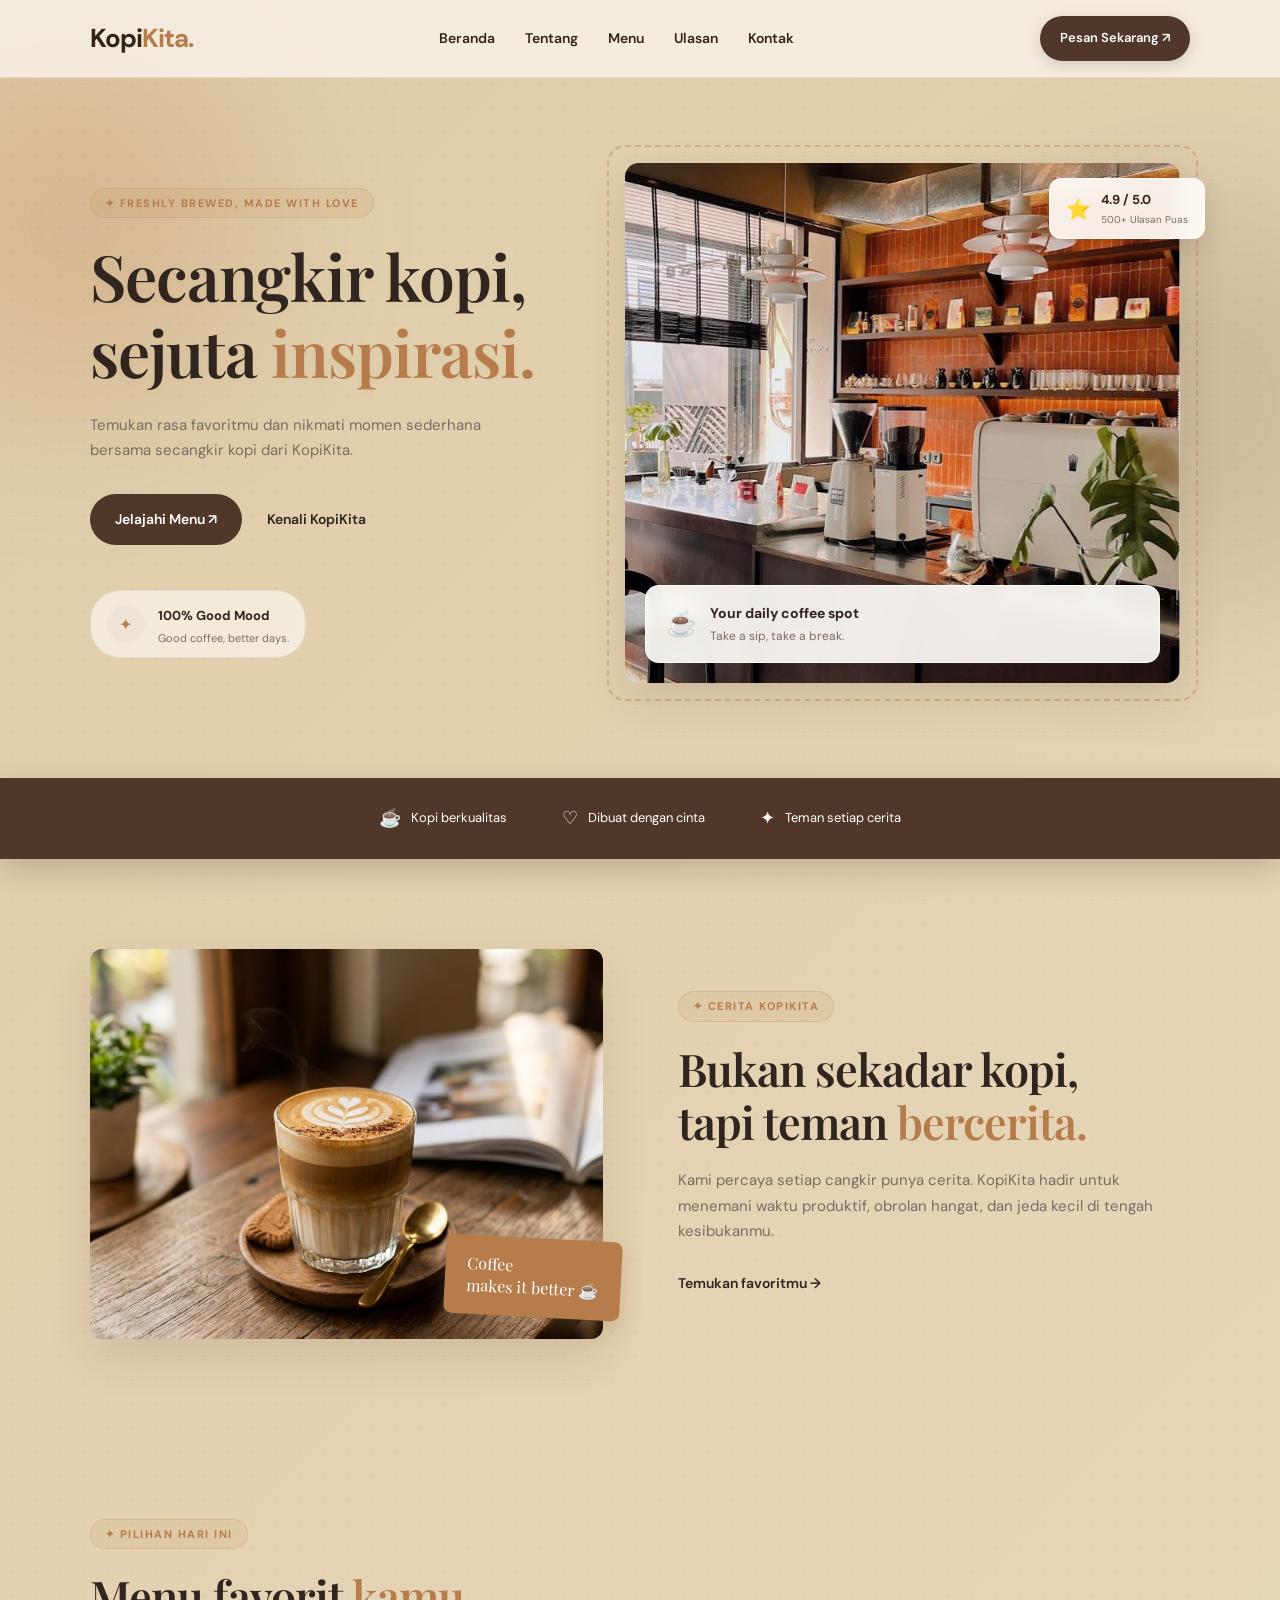
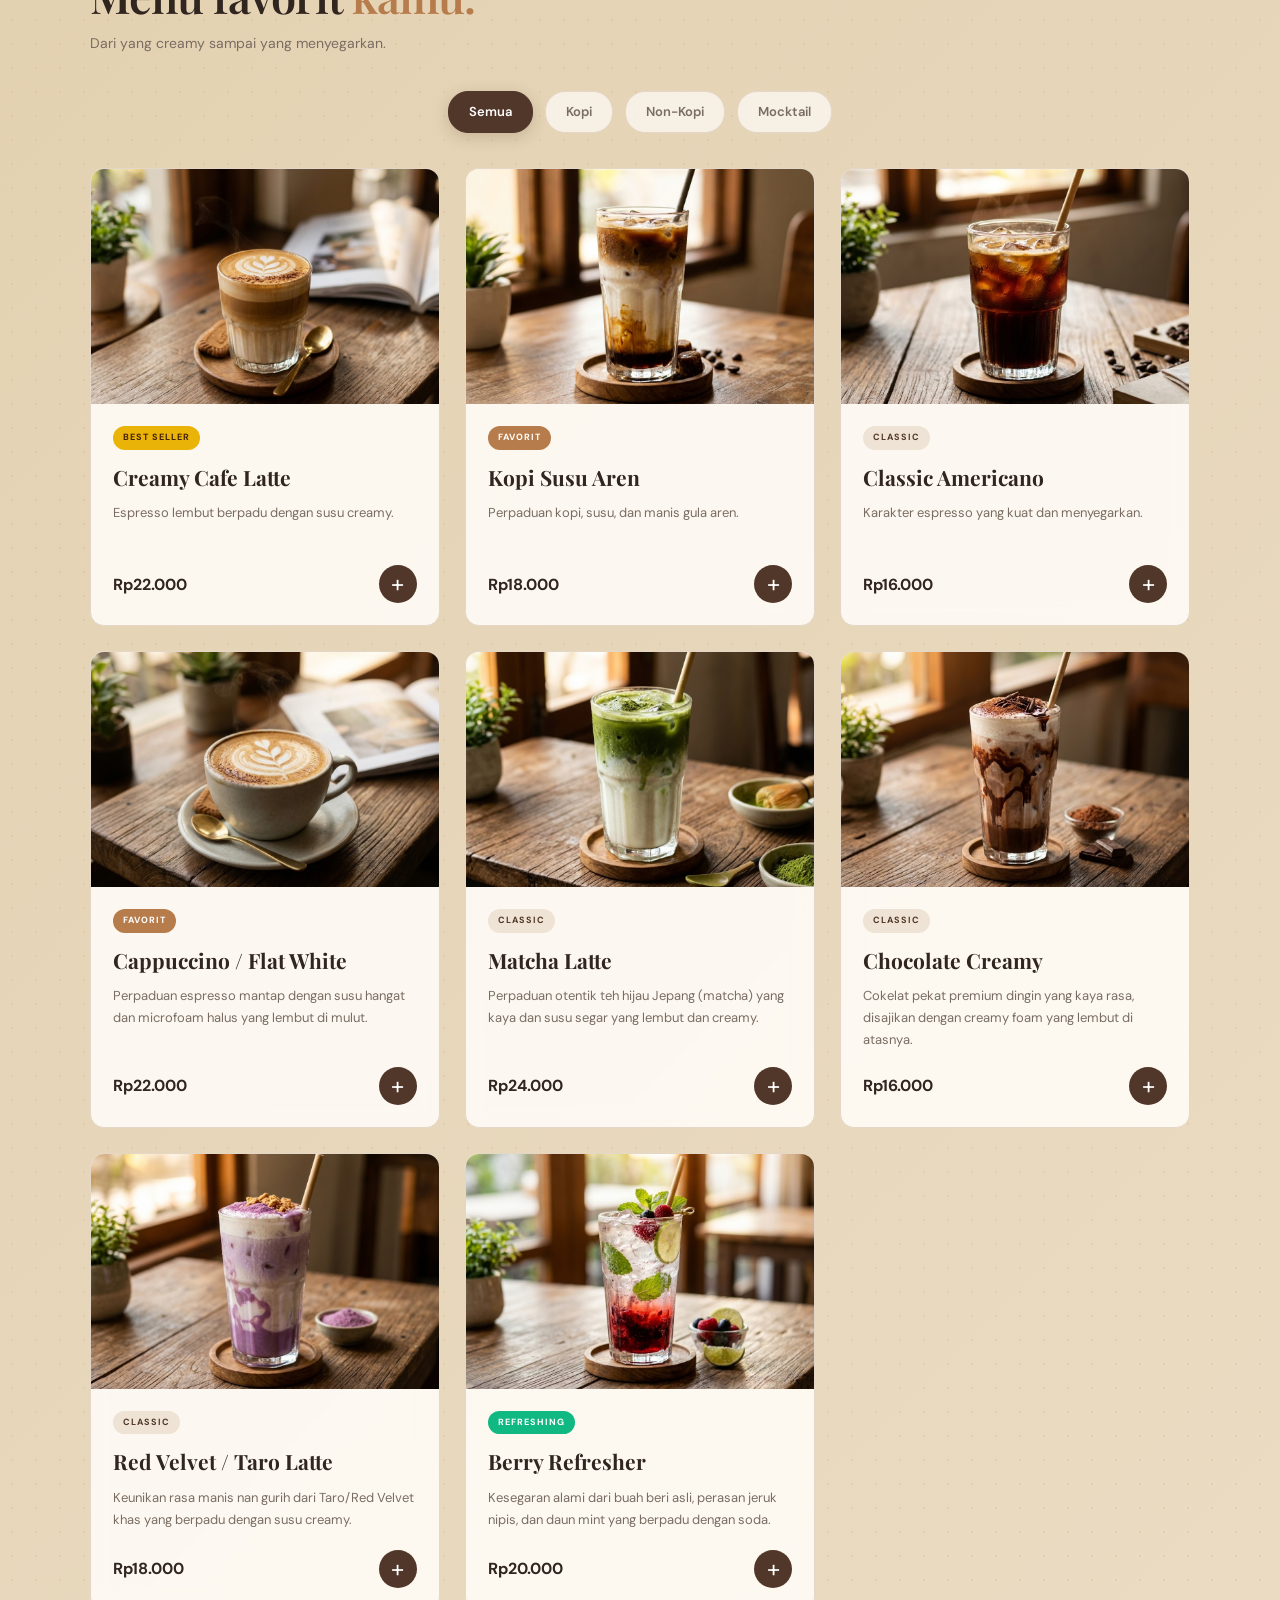
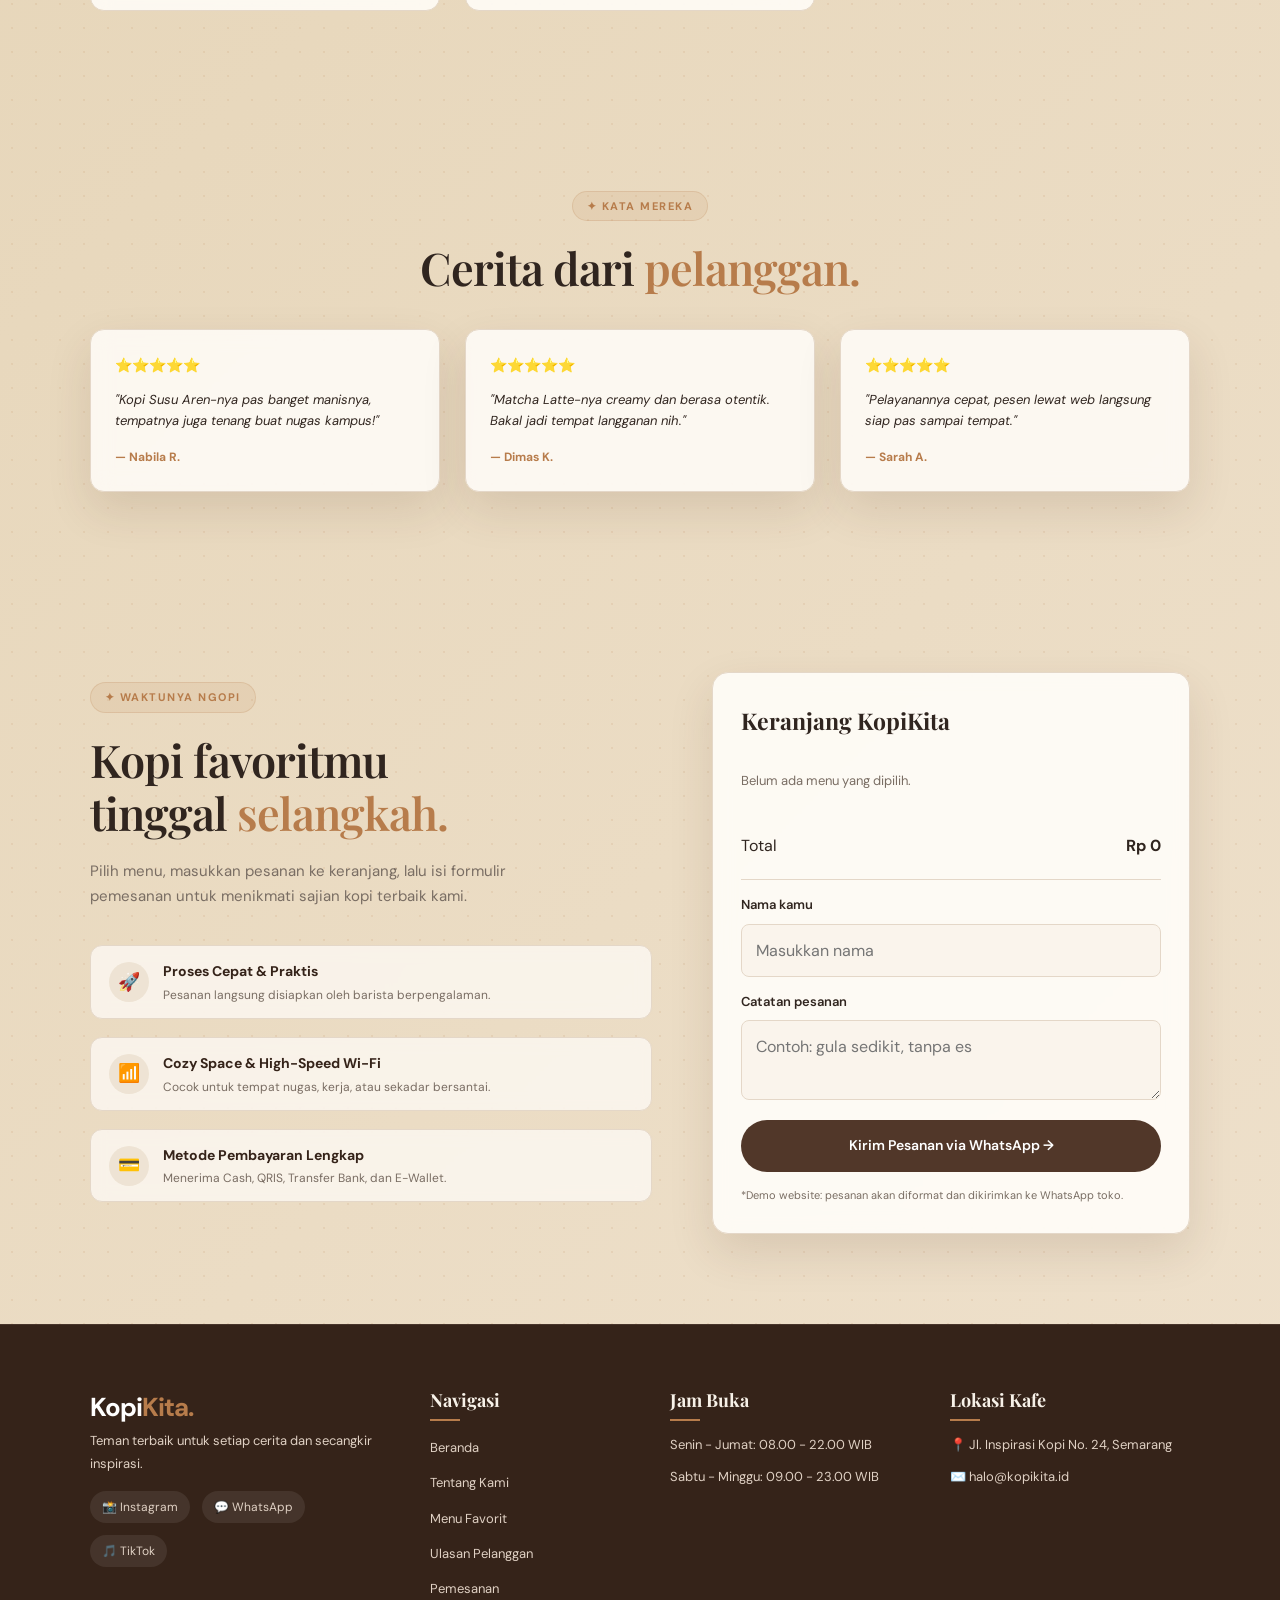
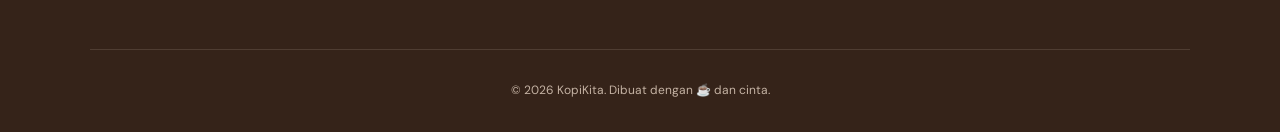
<file: HTML/index.html>
<!DOCTYPE html>
<html lang="id">
<head>
    <meta charset="UTF-8">
    <meta name="viewport" content="width=device-width, initial-scale=1.0">
    <title>KopiKita | Coffee & Good Mood</title>
    <link rel="stylesheet" href="../CSS/style.css">
    <script src="../JS/script.js" defer></script>
</head>
<body>

    <header class="navbar">
        <a href="#beranda" class="logo">Kopi<span>Kita.</span></a>

        <button class="menu-toggle" id="menuToggle" aria-label="Buka navigasi">
            ☰
        </button>

        <nav id="navMenu">
            <a href="#beranda">Beranda</a>
            <a href="#tentang">Tentang</a>
            <a href="#menu">Menu</a>
            <a href="#ulasan">Ulasan</a>
            <a href="#kontak">Kontak</a>
        </nav>

        <a href="#menu" class="nav-button">Pesan Sekarang ↗</a>
    </header>

    <main>
        <!-- HERO SECTION -->
        <section class="hero" id="beranda">
            <div class="hero-content">
                <p class="eyebrow">✦ FRESHLY BREWED, MADE WITH LOVE</p>
                <h1>Secangkir kopi,<br>sejuta <span>inspirasi.</span></h1>
                <p class="hero-description">
                    Temukan rasa favoritmu dan nikmati momen sederhana
                    bersama secangkir kopi dari KopiKita.
                </p>

                <div class="hero-actions">
                    <a href="#menu" class="button button-dark">Jelajahi Menu ↗</a>
                    <a href="#tentang" class="text-link">Kenali KopiKita</a>
                </div>

                <div class="hero-note">
                    <span class="note-icon">✦</span>
                    <div>
                        <strong>100% Good Mood</strong>
                        <p>Good coffee, better days.</p>
                    </div>
                </div>
            </div>

            <div class="hero-image-wrap">
                <img
                    src="../Image/image1.jpg"
                    alt="Suasana hangat di dalam kafe KopiKita"
                    class="hero-image"
                    onerror="this.onerror=null;this.src='../Image/menu1.jpg';"
                >
                
                <div class="floating-badge badge-top">
                    <span>⭐</span>
                    <div>
                        <strong>4.9 / 5.0</strong>
                        <small>500+ Ulasan Puas</small>
                    </div>
                </div>

                <div class="image-label">
                    <span>☕</span>
                    <div>
                        <strong>Your daily coffee spot</strong>
                        <small>Take a sip, take a break.</small>
                    </div>
                </div>
            </div>
        </section>

        <!-- BENEFITS BAR -->
        <section class="benefits">
            <div>☕ <span>Kopi berkualitas</span></div>
            <div>♡ <span>Dibuat dengan cinta</span></div>
            <div>✦ <span>Teman setiap cerita</span></div>
        </section>

        <!-- ABOUT SECTION -->
        <section class="about section" id="tentang">
            <div class="about-image">
                <img
                    src="../Image/image2.jpg"
                    alt="Kopi latte dengan latte art"
                >
                <span class="image-sticker">Coffee<br>makes it better ☕</span>
            </div>

            <div class="about-content">
                <p class="eyebrow">✦ CERITA KOPIKITA</p>
                <h2>Bukan sekadar kopi,<br>tapi teman <span>bercerita.</span></h2>
                <p>
                    Kami percaya setiap cangkir punya cerita. KopiKita hadir
                    untuk menemani waktu produktif, obrolan hangat, dan jeda
                    kecil di tengah kesibukanmu.
                </p>
                <a href="#menu" class="text-link">Temukan favoritmu →</a>
            </div>
        </section>

        <!-- MENU SECTION WITH FILTER -->
        <section class="menu-section section" id="menu">
            <div class="section-heading">
                <div>
                    <p class="eyebrow">✦ PILIHAN HARI INI</p>
                    <h2>Menu favorit <span>kamu.</span></h2>
                    <p>Dari yang creamy sampai yang menyegarkan.</p>
                </div>
            </div>

            <!-- FILTER KATEGORI MENU -->
            <div class="category-filter">
                <button class="filter-btn active" data-category="all">Semua</button>
                <button class="filter-btn" data-category="coffee">Kopi</button>
                <button class="filter-btn" data-category="non-coffee">Non-Kopi</button>
                <button class="filter-btn" data-category="mocktail">Mocktail</button>
            </div>

            <div class="menu-grid">
                <article class="menu-card" data-category="coffee">
                    <img src="../Image/image2.jpg" alt="Creamy Cafe Latte" class="menu-image">
                    <div class="menu-info">
                        <span class="menu-tag tag-bestseller">BEST SELLER</span>
                        <h3>Creamy Cafe Latte</h3>
                        <p>Espresso lembut berpadu dengan susu creamy.</p>
                        <div class="menu-bottom">
                            <strong>Rp22.000</strong>
                            <button class="add-button" data-name="Creamy Cafe Latte" data-price="22000">+</button>
                        </div>
                    </div>
                </article>

                <article class="menu-card" data-category="coffee">
                    <img src="../Image/image3.jpg" alt="Kopi Susu Aren" class="menu-image">
                    <div class="menu-info">
                        <span class="menu-tag tag-favorit">FAVORIT</span>
                        <h3>Kopi Susu Aren</h3>
                        <p>Perpaduan kopi, susu, dan manis gula aren.</p>
                        <div class="menu-bottom">
                            <strong>Rp18.000</strong>
                            <button class="add-button" data-name="Kopi Susu Aren" data-price="18000">+</button>
                        </div>
                    </div>
                </article>

                <article class="menu-card" data-category="coffee">
                    <img src="../Image/image4.jpg" alt="Classic Americano" class="menu-image">
                    <div class="menu-info">
                        <span class="menu-tag">CLASSIC</span>
                        <h3>Classic Americano</h3>
                        <p>Karakter espresso yang kuat dan menyegarkan.</p>
                        <div class="menu-bottom">
                            <strong>Rp16.000</strong>
                            <button class="add-button" data-name="Classic Americano" data-price="16000">+</button>
                        </div>
                    </div>
                </article>
                
                <article class="menu-card" data-category="coffee">
                    <img src="../Image/image5.jpg" alt="Cappuccino / Flat White" class="menu-image">
                    <div class="menu-info">
                        <span class="menu-tag tag-favorit">FAVORIT</span>
                        <h3>Cappuccino / Flat White</h3>
                        <p>Perpaduan espresso mantap dengan susu hangat dan microfoam halus yang lembut di mulut.</p>
                        <div class="menu-bottom">
                            <strong>Rp22.000</strong>
                            <button class="add-button" data-name="Cappuccino / Flat White" data-price="22000">+</button>
                        </div>
                    </div>
                </article>

                <article class="menu-card" data-category="non-coffee">
                    <img src="../Image/image6.jpg" alt="Matcha Latte" class="menu-image">
                    <div class="menu-info">
                        <span class="menu-tag">CLASSIC</span>
                        <h3>Matcha Latte</h3>
                        <p>Perpaduan otentik teh hijau Jepang (matcha) yang kaya dan susu segar yang lembut dan creamy.</p>
                        <div class="menu-bottom">
                            <strong>Rp24.000</strong>
                            <button class="add-button" data-name="Matcha Latte" data-price="24000">+</button>
                        </div>
                    </div>
                </article>

                <article class="menu-card" data-category="non-coffee">
                    <img src="../Image/image7.jpg" alt="Chocolate Creamy" class="menu-image">
                    <div class="menu-info">
                        <span class="menu-tag">CLASSIC</span>
                        <h3>Chocolate Creamy</h3>
                        <p>Cokelat pekat premium dingin yang kaya rasa, disajikan dengan creamy foam yang lembut di atasnya.</p>
                        <div class="menu-bottom">
                            <strong>Rp16.000</strong>
                            <button class="add-button" data-name="Chocolate Creamy" data-price="16000">+</button>
                        </div>
                    </div>
                </article>

                <article class="menu-card" data-category="non-coffee">
                    <img src="../Image/image8.jpg" alt="Red Velvet / Taro Latte" class="menu-image">
                    <div class="menu-info">
                        <span class="menu-tag">CLASSIC</span>
                        <h3>Red Velvet / Taro Latte</h3>
                        <p>Keunikan rasa manis nan gurih dari Taro/Red Velvet khas yang berpadu dengan susu creamy.</p>
                        <div class="menu-bottom">
                            <strong>Rp18.000</strong>
                            <button class="add-button" data-name="Red Velvet / Taro Latte" data-price="18000">+</button>
                        </div>
                    </div>
                </article>

                <article class="menu-card" data-category="mocktail">
                    <img src="../Image/image9.jpg" alt="Berry Refresher" class="menu-image">
                    <div class="menu-info">
                        <span class="menu-tag tag-refreshing">REFRESHING</span>
                        <h3>Berry Refresher</h3>
                        <p>Kesegaran alami dari buah beri asli, perasan jeruk nipis, dan daun mint yang berpadu dengan soda.</p>
                        <div class="menu-bottom">
                            <strong>Rp20.000</strong>
                            <button class="add-button" data-name="Berry Refresher" data-price="20000">+</button>
                        </div>
                    </div>
                </article>
            </div>
        </section>

        <!-- CUSTOMER REVIEWS SECTION -->
        <section class="reviews-section section" id="ulasan">
            <div class="section-heading" style="text-align: center;">
                <p class="eyebrow">✦ KATA MEREKA</p>
                <h2>Cerita dari <span>pelanggan.</span></h2>
            </div>

            <div class="reviews-grid">
                <div class="review-card">
                    <div class="review-stars">⭐⭐⭐⭐⭐</div>
                    <p>"Kopi Susu Aren-nya pas banget manisnya, tempatnya juga tenang buat nugas kampus!"</p>
                    <strong>— Nabila R.</strong>
                </div>
                <div class="review-card">
                    <div class="review-stars">⭐⭐⭐⭐⭐</div>
                    <p>"Matcha Latte-nya creamy dan berasa otentik. Bakal jadi tempat langganan nih."</p>
                    <strong>— Dimas K.</strong>
                </div>
                <div class="review-card">
                    <div class="review-stars">⭐⭐⭐⭐⭐</div>
                    <p>"Pelayanannya cepat, pesen lewat web langsung siap pas sampai tempat."</p>
                    <strong>— Sarah A.</strong>
                </div>
            </div>
        </section>

        <!-- ORDER SECTION -->
        <section class="order-section section" id="kontak">
            <div class="order-copy">
                <p class="eyebrow">✦ WAKTUNYA NGOPI</p>
                <h2>Kopi favoritmu<br>tinggal <span>selangkah.</span></h2>
                <p>Pilih menu, masukkan pesanan ke keranjang, lalu isi formulir pemesanan untuk menikmati sajian kopi terbaik kami.</p>

                <div class="order-features">
                    <div class="feature-item">
                        <span class="feature-icon">🚀</span>
                        <div>
                            <strong>Proses Cepat & Praktis</strong>
                            <p>Pesanan langsung disiapkan oleh barista berpengalaman.</p>
                        </div>
                    </div>

                    <div class="feature-item">
                        <span class="feature-icon">📶</span>
                        <div>
                            <strong>Cozy Space & High-Speed Wi-Fi</strong>
                            <p>Cocok untuk tempat nugas, kerja, atau sekadar bersantai.</p>
                        </div>
                    </div>

                    <div class="feature-item">
                        <span class="feature-icon">💳</span>
                        <div>
                            <strong>Metode Pembayaran Lengkap</strong>
                            <p>Menerima Cash, QRIS, Transfer Bank, dan E-Wallet.</p>
                        </div>
                    </div>
                </div>
            </div>

            <div class="order-card">
                <h3>Keranjang KopiKita</h3>
                <div id="cartItems">
                    <p class="empty-cart">Belum ada menu yang dipilih.</p>
                </div>
                <div class="cart-total">
                    <span>Total</span>
                    <strong id="cartTotal">Rp0</strong>
                </div>

                <form id="orderForm">
                    <label for="customerName">Nama kamu</label>
                    <input type="text" id="customerName" placeholder="Masukkan nama" required>

                    <label for="customerNote">Catatan pesanan</label>
                    <textarea id="customerNote" placeholder="Contoh: gula sedikit, tanpa es"></textarea>

                    <button type="submit" class="button button-dark full-button">
                        Kirim Pesanan via WhatsApp →
                    </button>
                </form>
                <p class="demo-note">*Demo website: pesanan akan diformat dan dikirimkan ke WhatsApp toko.</p>
            </div>
        </section>
    </main>

    <!-- FOOTER MULTIKOLOM -->
    <footer class="footer">
        <div class="footer-container">
            <div class="footer-col">
                <a href="#beranda" class="logo">Kopi<span>Kita.</span></a>
                <p>Teman terbaik untuk setiap cerita dan secangkir inspirasi.</p>
                <div class="social-links">
                    <a href="#" aria-label="Instagram">📸 Instagram</a>
                    <a href="#" aria-label="WhatsApp">💬 WhatsApp</a>
                    <a href="#" aria-label="TikTok">🎵 TikTok</a>
                </div>
            </div>

            <div class="footer-col">
                <h4>Navigasi</h4>
                <ul>
                    <li><a href="#beranda">Beranda</a></li>
                    <li><a href="#tentang">Tentang Kami</a></li>
                    <li><a href="#menu">Menu Favorit</a></li>
                    <li><a href="#ulasan">Ulasan Pelanggan</a></li>
                    <li><a href="#kontak">Pemesanan</a></li>
                </ul>
            </div>

            <div class="footer-col">
                <h4>Jam Buka</h4>
                <p>Senin - Jumat: 08.00 - 22.00 WIB</p>
                <p>Sabtu - Minggu: 09.00 - 23.00 WIB</p>
            </div>

            <div class="footer-col">
                <h4>Lokasi Kafe</h4>
                <p>📍 Jl. Inspirasi Kopi No. 24, Semarang</p>
                <p>✉️ halo@kopikita.id</p>
            </div>
        </div>

        <div class="footer-bottom">
            <small>© <span id="year"></span> KopiKita. Dibuat dengan ☕ dan cinta.</small>
        </div>
    </footer>

</body>
</html>
</file>
<file: CSS/style.css>
@import url('https://fonts.googleapis.com/css2?family=DM+Sans:wght@400;500;600;700&family=Playfair+Display:wght@500;600;700&display=swap');

:root {
    --cream: #f7f1e8;
    --cream-dark: #eee3d4;
    --brown: #513729;
    --brown-dark: #352319;
    --caramel: #b77c4b;
    --text: #30251f;
    --muted: #796d63;
    --white: #fffdf9;
    --border: #e4d7c8;
    --shadow: 0 18px 45px rgba(70, 45, 28, 0.12);
}

* {
    box-sizing: border-box;
    margin: 0;
    padding: 0;
}

html {
    scroll-behavior: smooth;
    scroll-padding-top: 90px;
}

/* BACKGROUND BERGERAK + TEKSTUR POLKADOT AESTHETIC */
body {
    font-family: 'DM Sans', sans-serif;
    color: var(--text);
    line-height: 1.7;
    background-color: #f7f1e8;
    background-image: 
        radial-gradient(rgba(183, 124, 75, 0.12) 1px, transparent 1px),
        linear-gradient(-45deg, #f7f1e8, #ebdcd0, #f4e8d9, #dfcca8);
    background-size: 24px 24px, 400% 400%;
    animation: gradientBG 10s ease infinite;
    position: relative;
    overflow-x: hidden;
}

@keyframes gradientBG {
    0% { background-position: 0px 0px, 0% 50%; }
    50% { background-position: 12px 12px, 100% 50%; }
    100% { background-position: 0px 0px, 0% 50%; }
}

/* ORNAMEN CAHAYA MELAYANG DI BACKGROUND HERO */
body::before,
body::after {
    content: '';
    position: absolute;
    border-radius: 50%;
    filter: blur(80px);
    z-index: -1;
    pointer-events: none;
}

body::before {
    width: 350px;
    height: 350px;
    top: 50px;
    left: -100px;
    background: rgba(183, 124, 75, 0.25);
}

body::after {
    width: 400px;
    height: 400px;
    top: 200px;
    right: -120px;
    background: rgba(81, 55, 41, 0.15);
}

a {
    text-decoration: none;
    color: inherit;
}

button,
input,
textarea {
    font: inherit;
}

button {
    cursor: pointer;
}

/* NAVBAR KACA (GLASSMORPHISM) */
.navbar {
    min-height: 78px;
    padding: 16px 7%;
    display: flex;
    align-items: center;
    justify-content: space-between;
    gap: 25px;
    background: rgba(247, 241, 232, 0.85);
    backdrop-filter: blur(12px);
    border-bottom: 1px solid var(--border);
    position: sticky;
    top: 0;
    z-index: 10;
}

.logo {
    font-size: 26px;
    font-weight: 700;
    letter-spacing: -1px;
    color: var(--brown-dark);
}

.logo span,
.hero h1 span,
.about h2 span,
.section-heading h2 span,
.order-copy h2 span {
    color: var(--caramel);
}

.navbar nav {
    display: flex;
    align-items: center;
    gap: 30px;
}

.navbar nav a {
    font-size: 14px;
    color: var(--brown-dark); /* Warna tebal & tegas */
    font-weight: 600;         /* Semibold */
    transition: color 0.2s;
}

.navbar nav a:hover,
.text-link:hover {
    color: var(--caramel);
}

.nav-button {
    background: var(--brown);
    color: white;
    border-radius: 30px;
    padding: 11px 20px;
    font-size: 13px;
    font-weight: 600;
    box-shadow: 0 4px 15px rgba(81, 55, 41, 0.2);
    transition: all 0.3s ease;
}

.menu-toggle {
    display: none;
    background: transparent;
    border: 0;
    color: var(--brown);
    font-size: 25px;
}

/* TRANSPARENT SECTIONS */
.hero,
.menu-section,
.about,
.reviews-section,
.order-section {
    background: transparent !important;
}

.hero {
    max-width: 1440px;
    margin: auto;
    padding: 75px 7% 85px;
    display: grid;
    grid-template-columns: 0.9fr 1.1fr;
    gap: 55px;
    align-items: center;
    position: relative;
}

.eyebrow {
    display: inline-block;
    color: var(--caramel);
    background: rgba(183, 124, 75, 0.1);
    padding: 5px 14px;
    border-radius: 20px;
    font-size: 11px;
    font-weight: 700;
    letter-spacing: 1.5px;
    margin-bottom: 20px;
    border: 1px solid rgba(183, 124, 75, 0.2);
}

.hero h1,
.about h2,
.section-heading h2,
.order-copy h2 {
    font-family: 'Playfair Display', serif;
    font-weight: 600;
    letter-spacing: -1px;
    line-height: 1.18;
}

.hero h1 {
    font-size: clamp(42px, 5vw, 68px);
    margin-bottom: 23px;
    text-shadow: 0 2px 10px rgba(0, 0, 0, 0.03);
}

.hero-description {
    color: var(--muted);
    max-width: 440px;
    font-size: 15px;
}

.hero-actions {
    display: flex;
    align-items: center;
    gap: 25px;
    flex-wrap: wrap;
    margin-top: 30px;
}

.button {
    border: none;
    display: inline-flex;
    justify-content: center;
    align-items: center;
    padding: 14px 25px;
    border-radius: 30px;
    font-weight: 600;
    font-size: 14px;
    transition: all 0.3s ease;
}

.button:hover,
.nav-button:hover {
    transform: translateY(-3px);
    box-shadow: 0 8px 20px rgba(81, 55, 41, 0.25);
}

.button-dark {
    background: var(--brown);
    color: white;
}

.button-dark:hover {
    background: var(--brown-dark);
}

.text-link {
    font-size: 14px;
    font-weight: 600;
    position: relative;
}

.text-link::after {
    content: '';
    position: absolute;
    bottom: -3px;
    left: 0;
    width: 0%;
    height: 2px;
    background: var(--caramel);
    transition: width 0.3s ease;
}

.text-link:hover::after {
    width: 100%;
}

.hero-note {
    display: flex;
    align-items: center;
    gap: 13px;
    margin-top: 45px;
    padding: 10px 16px;
    background: rgba(255, 253, 249, 0.6);
    backdrop-filter: blur(5px);
    border-radius: 30px;
    width: fit-content;
    border: 1px solid var(--border);
}

.note-icon {
    width: 38px;
    height: 38px;
    display: grid;
    place-items: center;
    background: var(--cream-dark);
    color: var(--caramel);
    border-radius: 50%;
}

.hero-note strong {
    font-size: 13px;
}

.hero-note p {
    color: var(--muted);
    font-size: 11px;
}

/* GAMBAR HERO DENGAN BINGKAI DEKORATIF */
.hero-image-wrap {
    min-width: 0;
    position: relative;
    padding: 10px;
}

.hero-image-wrap::before {
    content: '';
    position: absolute;
    inset: -8px;
    border: 2px dashed rgba(183, 124, 75, 0.4);
    border-radius: 18px;
    z-index: 0;
}

.hero-image {
    display: block;
    width: 100%;
    height: 520px;
    object-fit: cover;
    object-position: center;
    border-radius: 14px;
    box-shadow: var(--shadow);
    position: relative;
    z-index: 1;
}

/* BADGE MELAYANG DI GAMBAR HERO */
.floating-badge {
    position: absolute;
    display: flex;
    align-items: center;
    gap: 10px;
    padding: 10px 16px;
    background: rgba(255, 253, 249, 0.92);
    backdrop-filter: blur(10px);
    border-radius: 12px;
    border: 1px solid rgba(255, 255, 255, 0.8);
    box-shadow: 0 10px 25px rgba(70, 45, 28, 0.15);
    z-index: 3;
    animation: floatAnim 4s ease-in-out infinite;
}

.badge-top {
    top: 25px;
    right: -15px;
}

.floating-badge span {
    font-size: 20px;
}

.floating-badge strong {
    display: block;
    font-size: 13px;
    color: var(--brown-dark);
}

.floating-badge small {
    display: block;
    font-size: 10px;
    color: var(--muted);
}

@keyframes floatAnim {
    0%, 100% { transform: translateY(0px); }
    50% { transform: translateY(-8px); }
}

.image-label {
    position: absolute;
    bottom: 30px;
    left: 30px;
    right: 30px;
    display: flex;
    align-items: center;
    gap: 13px;
    padding: 16px 20px;
    background: rgba(255, 253, 249, 0.92);
    backdrop-filter: blur(10px);
    border-radius: 14px;
    border: 1px solid rgba(255, 255, 255, 0.8);
    box-shadow: 0 10px 25px rgba(0, 0, 0, 0.08);
    z-index: 2;
}

.image-label > span {
    font-size: 25px;
}

.image-label strong,
.image-label small {
    display: block;
}

.image-label strong {
    font-size: 14px;
}

.image-label small {
    color: var(--muted);
    font-size: 12px;
}

.benefits {
    display: flex;
    justify-content: center;
    align-items: center;
    gap: 55px;
    flex-wrap: wrap;
    padding: 25px 7%;
    background: var(--brown);
    color: white;
    box-shadow: 0 10px 30px rgba(53, 35, 25, 0.2);
}

.benefits div {
    display: flex;
    gap: 10px;
    align-items: center;
    font-size: 18px;
}

.benefits span {
    font-size: 13px;
}

.section {
    padding: 90px 7%;
}

.about {
    display: grid;
    grid-template-columns: 1fr 1fr;
    gap: 75px;
    align-items: center;
}

.about-image {
    position: relative;
}

.about-image img {
    display: block;
    width: 100%;
    height: 390px;
    object-fit: cover;
    border-radius: 12px;
    box-shadow: var(--shadow);
}

.image-sticker {
    position: absolute;
    right: -18px;
    bottom: 22px;
    padding: 17px 22px;
    background: var(--caramel);
    color: white;
    font-family: 'Playfair Display', serif;
    line-height: 1.4;
    transform: rotate(3deg);
    border-radius: 8px;
    box-shadow: 0 8px 20px rgba(183, 124, 75, 0.3);
}

.about h2,
.section-heading h2,
.order-copy h2 {
    font-size: clamp(32px, 4vw, 45px);
    margin-bottom: 20px;
}

.about-content > p:not(.eyebrow) {
    color: var(--muted);
    font-size: 15px;
    margin-bottom: 24px;
}

.section-heading {
    margin-bottom: 35px;
}

.section-heading h2 {
    margin-bottom: 10px;
}

.section-heading > div > p:last-child {
    color: var(--muted);
    font-size: 14px;
}

/* CATEGORY FILTER BUTTONS */
.category-filter {
    display: flex;
    justify-content: center;
    gap: 12px;
    margin-bottom: 35px;
    flex-wrap: wrap;
}

.filter-btn {
    padding: 9px 20px;
    border-radius: 20px;
    border: 1px solid var(--border);
    background: rgba(255, 253, 249, 0.7);
    color: var(--muted);
    font-size: 13px;
    font-weight: 600;
    transition: all 0.3s ease;
}

.filter-btn.active,
.filter-btn:hover {
    background: var(--brown);
    color: white;
    border-color: var(--brown);
    box-shadow: 0 4px 15px rgba(81, 55, 41, 0.2);
}

.menu-grid {
    display: grid;
    grid-template-columns: repeat(3, minmax(0, 1fr));
    gap: 25px;
}

.menu-card {
    display: flex;
    flex-direction: column;
    justify-content: space-between;
    overflow: hidden;
    background: rgba(255, 253, 249, 0.88) !important;
    backdrop-filter: blur(10px);
    border: 1px solid var(--border);
    border-radius: 14px;
    transition: all 0.3s ease;
}

.menu-card:hover {
    transform: translateY(-8px);
    box-shadow: var(--shadow);
}

.menu-image {
    width: 100%;
    height: 235px;
    object-fit: cover;
    display: block;
    transition: transform 0.5s ease;
}

.menu-card:hover .menu-image {
    transform: scale(1.06);
}

.menu-info {
    padding: 22px;
    display: flex;
    flex-direction: column;
    flex-grow: 1;
}

.menu-tag {
    display: inline-block;
    align-self: flex-start;
    background: var(--cream-dark);
    color: var(--brown);
    border-radius: 20px;
    padding: 4px 10px;
    font-size: 9px;
    font-weight: 700;
    letter-spacing: 1px;
    margin-bottom: 10px;
}

.menu-tag.tag-bestseller {
    background: #eab308;
    color: #422006;
}

.menu-tag.tag-favorit {
    background: var(--caramel);
    color: white;
}

.menu-tag.tag-refreshing {
    background: #10b981;
    color: white;
}

.menu-info h3 {
    font-family: 'Playfair Display', serif;
    font-size: 21px;
    margin-bottom: 7px;
}

.menu-info > p {
    flex-grow: 1;
    min-height: 48px;
    color: var(--muted);
    font-size: 13px;
    margin-bottom: 15px;
}

.menu-bottom {
    display: flex;
    align-items: center;
    justify-content: space-between;
    gap: 10px;
    margin-top: auto;
}

.menu-bottom strong {
    font-size: 16px;
}

.add-button {
    width: 38px;
    height: 38px;
    border: none;
    border-radius: 50%;
    background: var(--brown);
    color: white;
    font-size: 24px;
    line-height: 1;
    transition: all 0.3s ease;
}

.add-button:hover {
    background: var(--caramel);
    transform: rotate(90deg);
}

/* REVIEWS SECTION */
.reviews-grid {
    display: grid;
    grid-template-columns: repeat(3, 1fr);
    gap: 25px;
    margin-top: 10px;
}

.review-card {
    background: rgba(255, 253, 249, 0.85);
    backdrop-filter: blur(10px);
    border: 1px solid var(--border);
    border-radius: 14px;
    padding: 24px;
    box-shadow: var(--shadow);
    transition: transform 0.3s ease;
}

.review-card:hover {
    transform: translateY(-5px);
}

.review-stars {
    margin-bottom: 12px;
    font-size: 14px;
}

.review-card p {
    font-size: 13px;
    color: var(--text);
    font-style: italic;
    margin-bottom: 15px;
    line-height: 1.6;
}

.review-card strong {
    font-size: 12px;
    color: var(--caramel);
    display: block;
}

/* ORDER SECTION */
.order-section {
    display: grid;
    grid-template-columns: 1fr 0.85fr;
    gap: 60px;
    align-items: start;
}

.order-copy {
    padding-top: 10px;
}

.order-copy > p:not(.eyebrow) {
    color: var(--muted);
    max-width: 450px;
    font-size: 15px;
}

.order-features {
    display: flex;
    flex-direction: column;
    gap: 18px;
    margin-top: 35px;
}

.feature-item {
    display: flex;
    align-items: flex-start;
    gap: 14px;
    padding: 14px 18px;
    background: rgba(255, 253, 249, 0.7);
    backdrop-filter: blur(8px);
    border: 1px solid var(--border);
    border-radius: 12px;
    transition: transform 0.3s ease, box-shadow 0.3s ease;
}

.feature-item:hover {
    transform: translateX(6px);
    box-shadow: 0 6px 18px rgba(70, 45, 28, 0.08);
}

.feature-icon {
    width: 40px;
    height: 40px;
    min-width: 40px;
    display: grid;
    place-items: center;
    background: var(--cream-dark);
    font-size: 18px;
    border-radius: 50%;
    margin-top: 2px;
}

.feature-item strong {
    display: block;
    font-size: 14px;
    color: var(--brown-dark);
    margin-bottom: 2px;
}

.feature-item p {
    font-size: 12px;
    color: var(--muted);
    line-height: 1.5;
}

.order-card {
    background: rgba(255, 253, 249, 0.9) !important;
    backdrop-filter: blur(10px);
    border: 1px solid var(--border);
    border-radius: 16px;
    padding: 28px;
    box-shadow: var(--shadow);
}

.order-card h3 {
    font-family: 'Playfair Display', serif;
    font-size: 23px;
    margin-bottom: 20px;
}

.empty-cart {
    color: var(--muted);
    font-size: 13px;
    padding: 10px 0 20px;
}

.cart-row {
    display: flex;
    align-items: center;
    justify-content: space-between;
    gap: 10px;
    padding: 12px 0;
    border-bottom: 1px solid var(--border);
    font-size: 13px;
}

.cart-controls {
    display: flex;
    align-items: center;
    gap: 9px;
}

.cart-controls button {
    width: 25px;
    height: 25px;
    border: 1px solid var(--border);
    border-radius: 50%;
    background: var(--cream);
    color: var(--brown);
}

.cart-total {
    display: flex;
    justify-content: space-between;
    padding: 20px 0;
    margin-bottom: 10px;
    border-bottom: 1px solid var(--border);
}

.order-card label {
    display: block;
    margin: 14px 0 7px;
    font-size: 13px;
    font-weight: 600;
}

.order-card input,
.order-card textarea {
    display: block;
    width: 100%;
    padding: 12px 14px;
    border: 1px solid var(--border);
    border-radius: 8px;
    background: rgba(247, 241, 232, 0.6);
    color: var(--text);
    outline: none;
    transition: border-color 0.3s ease;
}

.order-card input:focus,
.order-card textarea:focus {
    border-color: var(--caramel);
}

.order-card textarea {
    min-height: 80px;
    resize: vertical;
}

.full-button {
    width: 100%;
    margin-top: 20px;
}

.demo-note {
    color: var(--muted);
    font-size: 11px;
    margin-top: 14px;
}

/* FOOTER MULTIKOLOM */
.footer {
    padding: 60px 7% 30px;
    background: var(--brown-dark);
    color: white;
    border-top: 1px solid rgba(228, 215, 200, 0.1);
}

.footer .logo {
    color: #ffffff !important;
}

.footer .logo span {
    color: var(--caramel) !important;
}

.footer-container {
    max-width: 1440px;
    margin: 0 auto;
    display: grid;
    grid-template-columns: 1.5fr 1fr 1.2fr 1.2fr;
    gap: 40px;
    text-align: left;
    padding-bottom: 40px;
    border-bottom: 1px solid rgba(224, 209, 196, 0.15);
}

.footer-col h4 {
    font-family: 'Playfair Display', serif;
    font-size: 18px;
    color: var(--cream);
    margin-bottom: 18px;
    position: relative;
}

.footer-col h4::after {
    content: '';
    position: absolute;
    bottom: -6px;
    left: 0;
    width: 30px;
    height: 2px;
    background: var(--caramel);
}

.footer-col p {
    color: #e0d1c4;
    font-size: 13px;
    line-height: 1.8;
    margin-bottom: 8px;
}

.footer-col ul {
    list-style: none;
}

.footer-col ul li {
    margin-bottom: 8px;
}

.footer-col ul li a {
    color: #e0d1c4;
    font-size: 13px;
    transition: color 0.2s ease;
}

.footer-col ul li a:hover {
    color: var(--caramel);
}

.social-links {
    display: flex;
    gap: 12px;
    margin-top: 15px;
    flex-wrap: wrap;
}

.social-links a {
    font-size: 12px;
    background: rgba(255, 255, 255, 0.08);
    padding: 6px 12px;
    border-radius: 20px;
    color: #e0d1c4;
    transition: all 0.3s ease;
}

.social-links a:hover {
    background: var(--caramel);
    color: white;
}

.footer-bottom {
    text-align: center;
    padding-top: 25px;
}

.footer-bottom small {
    color: #c5b3a4;
    font-size: 12px;
}

@media (max-width: 900px) {
    .navbar {
        padding-left: 5%;
        padding-right: 5%;
    }

    .navbar nav {
        gap: 16px;
    }

    .nav-button {
        display: none;
    }

    .hero {
        padding: 50px 5%;
        gap: 30px;
    }

    .hero-image {
        height: 430px;
    }

    .section {
        padding: 70px 5%;
    }

    .about {
        gap: 40px;
    }

    .menu-grid {
        grid-template-columns: repeat(2, minmax(0, 1fr));
    }

    .reviews-grid {
        grid-template-columns: repeat(2, 1fr);
    }

    .order-section {
        gap: 30px;
    }

    .footer-container {
        grid-template-columns: repeat(2, 1fr);
        gap: 30px;
    }
}

@media (max-width: 600px) {
    .navbar {
        min-height: 68px;
        flex-wrap: wrap;
    }

    .menu-toggle {
        display: block;
    }

    .navbar nav {
        display: none;
        width: 100%;
        flex-direction: column;
        align-items: stretch;
        gap: 0;
        padding: 8px 0;
    }

    .navbar nav.open {
        display: flex;
    }

    .navbar nav a {
        padding: 11px 0;
        border-top: 1px solid var(--border);
    }

    .hero {
        grid-template-columns: 1fr;
        padding-top: 42px;
        gap: 32px;
    }

    .hero h1 {
        font-size: 45px;
    }

    .hero-image {
        height: 390px;
    }

    .hero-note {
        margin-top: 30px;
    }

    .benefits {
        gap: 15px;
        align-items: flex-start;
        flex-direction: column;
        padding: 24px 8%;
    }

    .about {
        grid-template-columns: 1fr;
        gap: 38px;
    }

    .about-image img {
        height: 310px;
    }

    .image-sticker {
        right: -5px;
    }

    .section {
        padding: 60px 6%;
    }

    .menu-grid,
    .reviews-grid {
        grid-template-columns: 1fr;
    }

    .menu-image {
        height: 260px;
    }

    .order-section {
        grid-template-columns: 1fr;
    }

    .order-card {
        padding: 22px;
    }

    .hero-actions {
        gap: 18px;
    }

    .footer-container {
        grid-template-columns: 1fr;
    }
}
</file>
